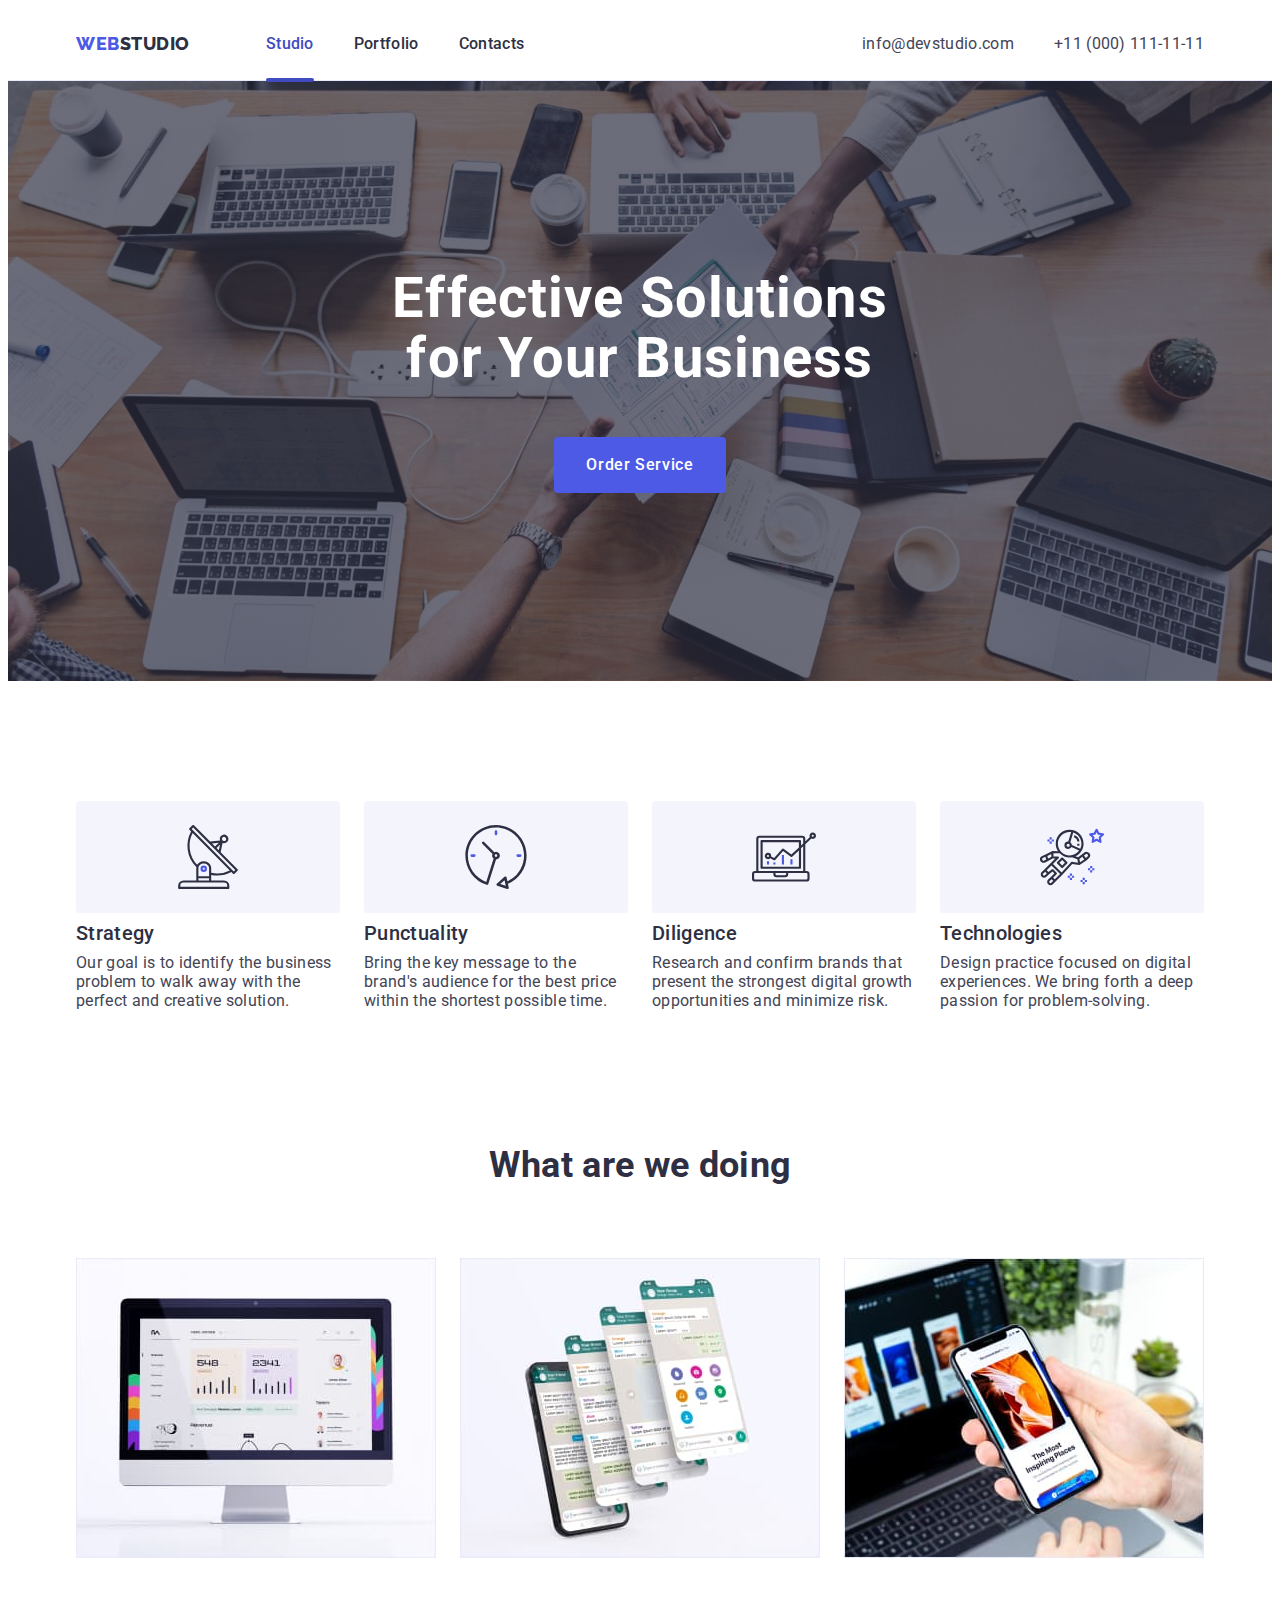
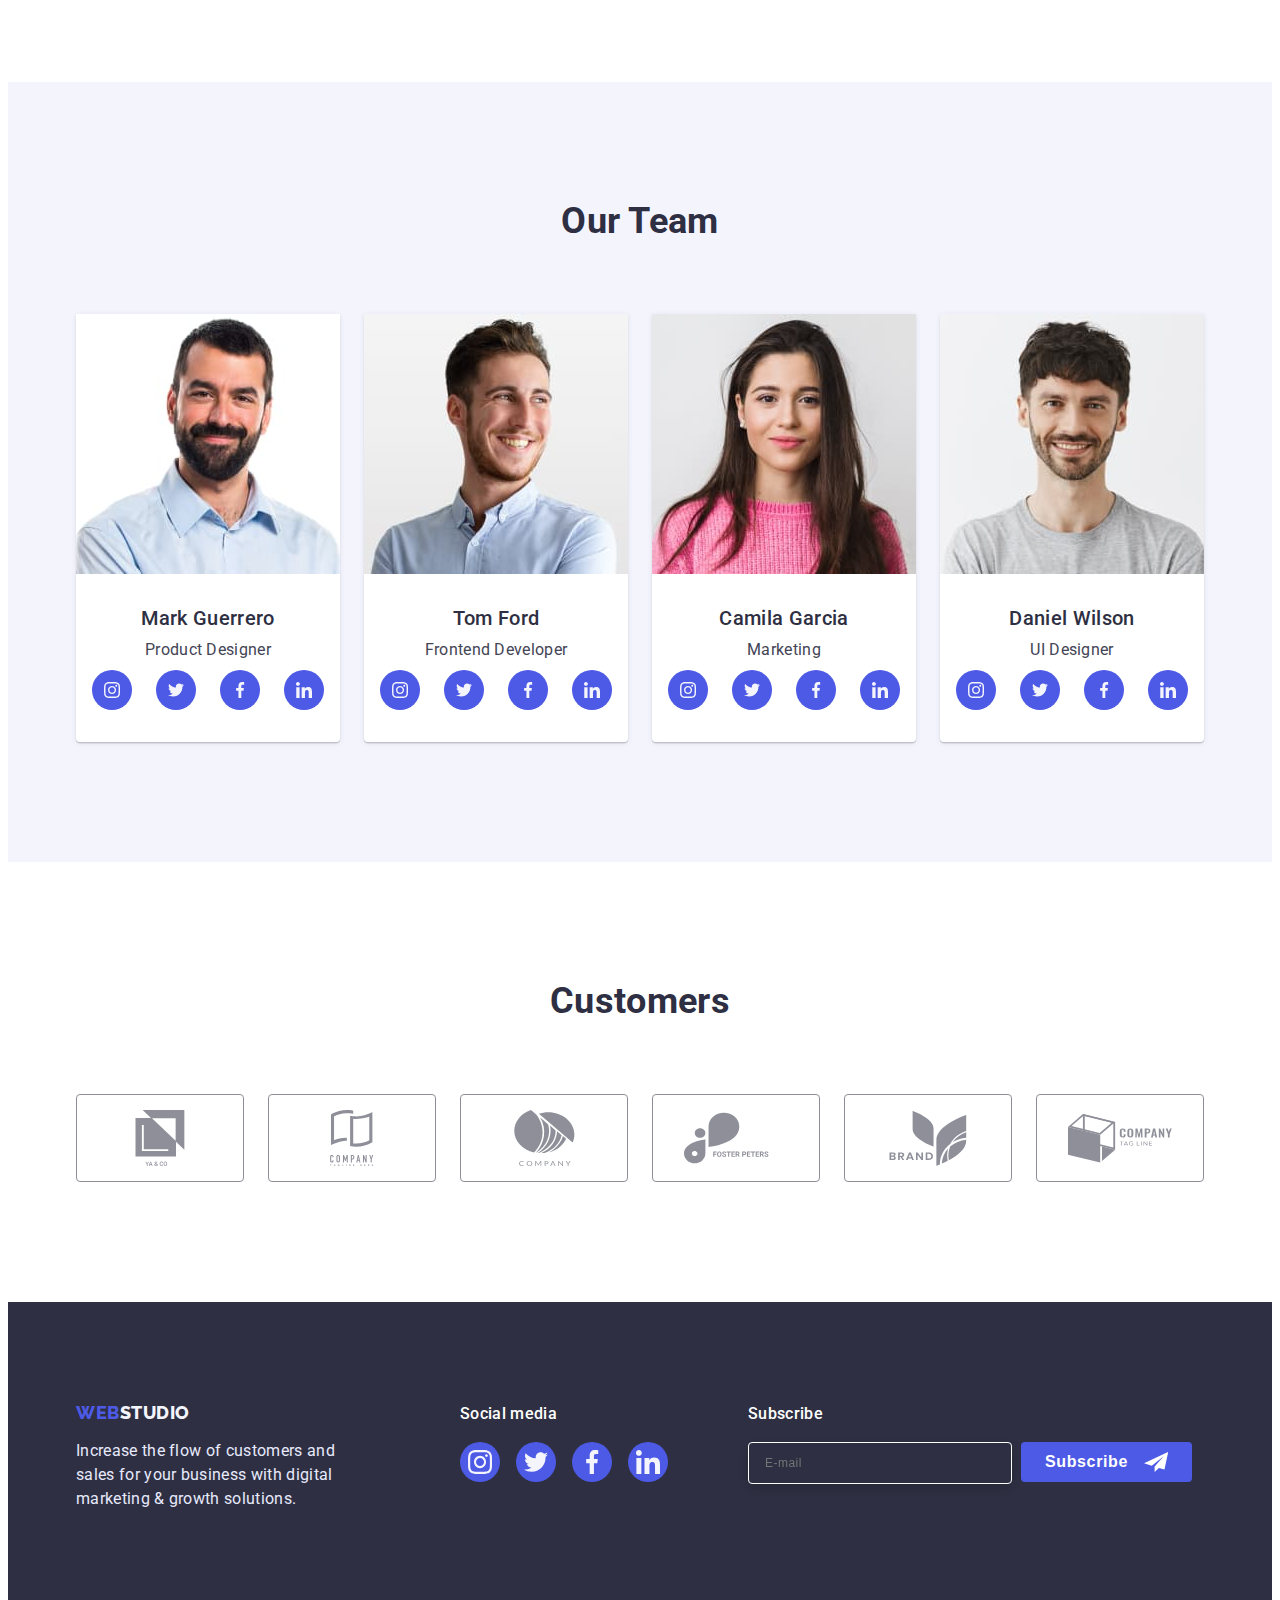
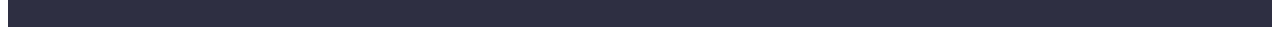
<file: index.html>
<!DOCTYPE html>
<html lang="en">
<head>
    <meta charset="UTF-8">
    <meta http-equiv="X-UA-Compatible" content="IE=edge">
    <meta name="viewport" content="width=device-width, initial-scale=1.0">
    <link href="https://fonts.googleapis.com/css2?family=Raleway:wght@800&family=Roboto:wght@400;500;700;900&display=swap" rel="stylesheet">
    <link rel="stylesheet" href="https://cdnjs.cloudflare.com/ajax/libs/modern-normalize/1.1.0/modern-normalize.min.css" integrity="sha512-wpPYUAdjBVSE4KJnH1VR1HeZfpl1ub8YT/NKx4PuQ5NmX2tKuGu6U/JRp5y+Y8XG2tV+wKQpNHVUX03MfMFn9Q==" crossorigin="anonymous" referrerpolicy="no-referrer" />
    <link rel="stylesheet" href="./css/styles.css">
    <link rel="preconnect" href="https://fonts.googleapis.com">
    <link rel="preconnect" href="https://fonts.gstatic.com" crossorigin>
    <title>Studio</title>
</head>

<body>
    <!-- shapka -->
    <header class="header">
        <div class="container header-container">
            <nav class="logo-header-nav">
                <a class="header-logo" href="./index.html">Web<span class="logo-color">Studio</span></a>
                <ul class="header-nav">
                    <li><a class="nav-link line active" href="./index.html">Studio</a></li>
                    <li><a class="nav-link   active" href="./portfolio.html">Portfolio</a></li>
                    <li><a class="nav-link  active" href="">Contacts</a></li>
                </ul>
            </nav>
            <address class="adr-list">
                <ul class="header-address">
                    <li><a class="address-link active" href="mailto:info@devstudio.com">info@devstudio.com</a></li>
                    <li><a class="address-link active" href="tel:+110001111111">+11 (000) 111-11-11</a></li>
                </ul>

                <button class="menu-btn js-open-menu " type="button" >
                    <svg class="menu" aria-label="menu"  >
                        
                        <use class="menu-svg " width="32" height="22" href="./images/icons.svg/symbol-defs-menu.svg#icon-menu"></use>
                    </svg>
    
                    
                    
                </button>

               

            </address>

           
        </div>
        
    </header>
    <main>
    <!-- hero -->
       
        <section class="hero">
            <div class="container hero-container">
                <h1 class="hero-title">Effective Solutions <br> for Your Business</h1>
                    <button class="btn-hero active-btn" type="button" data-modal-open> Order Service</button>
            </div>
            
        </section>
       
        
    
     <!-- специфіка -->
    <section class="specifics">
        
       <div class="container specifics-container">
        <ul class="specifics-list">
            <li class="s-i">
               <h3 class="mini-title">Strategy</h3> 
               <p class="specifics-text">Our goal is to identify the business
                problem to walk away with the perfect and creative solution. </p>
            </li>
            <li class="s-i">
                <h3 class="mini-title">Punctuality</h3>
                <p class="specifics-text">Bring the key message to the brand's audience for the best price within the shortest possible time.</p>
            </li>
            <li class="s-i">
                <h3 class="mini-title">Diligence</h3>
                <p class="specifics-text">Research and confirm brands that present the strongest digital growth opportunities and minimize risk.</p>
            </li>
            <li class="s-i">
                <h3 class="mini-title">Technologies</h3>
                <p class="specifics-text">Design practice focused on digital experiences. We bring forth a deep passion for problem-solving.</p>
            </li>
        </ul>
       </div>
        
    </section>
    <section class="doing">
      <!-- what are we doing -->
      <div class="container doing-container">
        <h2 class="primary-title">What are we doing</h2>
      <ul class="doing-img-list">
        <li><img src="./images/Rectangle71(1).jpg" alt="computer" width="360" ></li>
        <li><img src="./images/phons(1).jpg" alt="phone" width="360" ></li>
        <li><img src="./images/phonecomp(1).jpg" alt="phcomputer" width="360"></li>
      </ul>
      </div>
      
    </section>
    <!-- team -->
    <section class="team">
        <div class="container team-container">
            <h2 class="primary-title-team">Our Team</h2>
        
        <ul class="team-list">
            <li class="items">
                <img src="./images/MarkGuerrero.jpg" alt="Markguerrero" width="264" srcset="./images/MarkGuerrero.jpg 1x, ./images/first-2x-team.jpg 2x" >
                <div class="team-pl">
                    <h3 class="secondary-title">Mark Guerrero</h3>
                <p class="img-dsc-team">Product Designer</p>
                
                 <ul class="social-media">
                    <li class="team-icon">
                        <a class="icon-link link" href="">
                            <svg class="svg-icon">
                                <use href="./images/icons.svg/symbol-defs.svg#icon-instagram" ></use>
                            </svg>
                        </a>
                        
                    </li>
                    <li class="team-icon">
                        <a class="icon-link link" href="">
                            <svg class="svg-icon">
                                <use href="./images/icons.svg/symbol-defs.svg#icon-twitter" ></use>
                            </svg>
                        </a>
                    </li>
                    <li class="team-icon">
                        <a class="icon-link link" href="">
                            <svg   class="svg-icon">
                                <use href="./images/icons.svg/symbol-defs.svg#icon-facebook" ></use>
                            </svg>
                        </a>
                    </li>
                    <li class="team-icon">
                        <a class="icon-link link" href="">
                            <svg  class="svg-icon">
                                <use href="./images/icons.svg/symbol-defs.svg#icon-linkedin" ></use>
                            </svg>
                        </a>
                    </li>
                 </ul>

                </div>
                
            </li>

            <li class="items">
                <img src="./images/TomFord.jpg" alt="Tomford" width="264" srcset="./images/TomFord.jpg 1x, ./images/second-2x-team.jpg 2x" >
                <div class="team-pl">
                    <h3 class="secondary-title">Tom Ford</h3>
                  <p class="img-dsc-team">Frontend Developer</p>

                  <ul class="social-media">
                    <li class="team-icon">
                        <a class="icon-link link" href="">
                            <svg  class="svg-icon">
                                <use href="./images/icons.svg/symbol-defs.svg#icon-instagram" ></use>
                            </svg>
                        </a>
                        
                    </li>
                    <li class="team-icon">
                        <a class="icon-link link" href="">
                            <svg  class="svg-icon">
                                <use href="./images/icons.svg/symbol-defs.svg#icon-twitter" ></use>
                            </svg>
                        </a>
                    </li>
                    <li class="team-icon">
                        <a class="icon-link link" href="">
                            <svg  class="svg-icon">
                                <use href="./images/icons.svg/symbol-defs.svg#icon-facebook" ></use>
                            </svg>
                        </a>
                    </li>
                    <li class="team-icon">
                        <a class="icon-link link" href="">
                            <svg  class="svg-icon">
                                <use href="./images/icons.svg/symbol-defs.svg#icon-linkedin" ></use>
                            </svg>
                        </a>
                    </li>
                 </ul>
                </div>
                
            </li>

            <li class="items">
                <img src="./images/women.jpg" alt="women" width="264"  srcset="./images/women.jpg 1x, ./images/3-2x-team.jpg 2x">
                <div class="team-pl">
                    <h3 class="secondary-title">Camila Garcia</h3>
                    <p class="img-dsc-team">Marketing</p>

                    <ul class="social-media">
                        <li class="team-icon">
                            <a class="icon-link link" href="">
                                <svg   class="svg-icon">
                                    <use href="./images/icons.svg/symbol-defs.svg#icon-instagram" ></use>
                                </svg>
                            </a>
                            
                        </li>
                        <li class="team-icon">
                            <a class="icon-link link" href="">
                                <svg   class="svg-icon">
                                    <use href="./images/icons.svg/symbol-defs.svg#icon-twitter" ></use>
                                </svg>
                            </a>
                        </li>
                        <li class="team-icon">
                            <a class="icon-link link" href="">
                                <svg   class="svg-icon">
                                    <use href="./images/icons.svg/symbol-defs.svg#icon-facebook" ></use>
                                </svg>
                            </a>
                        </li>
                        <li class="team-icon">
                            <a class="icon-link link" href="">
                                <svg   class="svg-icon">
                                    <use href="./images/icons.svg/symbol-defs.svg#icon-linkedin" ></use>
                                </svg>
                            </a>
                        </li>
                     </ul>
                </div>
               
            </li>

            <li class="items">
                <img src="./images/last.jpg" alt="man" width="264" srcset="./images/last.jpg 1x, ./images/4-2x-team.jpg 2x">
                <div class="team-pl">
                    <h3 class="secondary-title">Daniel Wilson</h3>
                <p class="img-dsc-team">UI Designer</p>

                <ul class="social-media">
                    <li class="team-icon">
                        <a class="icon-link link" href="">
                            <svg   class="svg-icon">
                                <use href="./images/icons.svg/symbol-defs.svg#icon-instagram" ></use>
                            </svg>
                        </a>
                        
                    </li>
                    <li class="team-icon">
                        <a class="icon-link link" href="">
                            <svg   class="svg-icon">
                                <use href="./images/icons.svg/symbol-defs.svg#icon-twitter" ></use>
                            </svg>
                        </a>
                    </li>
                    <li class="team-icon">
                        <a class="icon-link link" href="">
                            <svg   class="svg-icon">
                                <use href="./images/icons.svg/symbol-defs.svg#icon-facebook" ></use>
                            </svg>
                        </a>
                    </li>
                    <li class="team-icon">
                        <a class="icon-link link" href="">
                            <svg   class="svg-icon">
                                <use href="./images/icons.svg/symbol-defs.svg#icon-linkedin" ></use>
                            </svg>
                        </a>
                    </li>
                 </ul>
                </div>
                
            </li>
        </ul>
        </div>
        
                
    </section>

   <!-- Customers -->
   <section class="customers">
    
    <div class="container customers-container">
        <h2 class="primary-title">Customers</h2>
        <ul class="customers-list">
            <li class="customers-icon">
                <a class="customers-link" href="">
                    <svg  class="customers-icon-svg">
                        <use href="./images/icons.svg/symbol-defs-customers.svg#icon-group-1"></use>
                    </svg>
                </a>
            </li>
            <li class="customers-icon">
                <a class="customers-link" href="">
                    <svg class="customers-icon-svg">
                        <use href="./images/icons.svg/symbol-defs-customers.svg#icon-group-2"></use>
                    </svg>
                </a>
            </li>
            <li class="customers-icon">
                <a class="customers-link" href="">
                    <svg class="customers-icon-svg">
                        <use href="./images/icons.svg/symbol-defs-customers.svg#icon-group-3"></use>
                    </svg>
                </a>
            </li>
            <li class="customers-icon">
                <a class="customers-link" href="">
                    <svg class="customers-icon-svg">
                        <use href="./images/icons.svg/symbol-defs-customers.svg#icon-group-4"></use>
                    </svg>
                </a>
            </li>
            <li class="customers-icon">
                <a class="customers-link" href="">
                    <svg class="customers-icon-svg">
                        <use href="./images/icons.svg/symbol-defs-customers.svg#icon-group-5"></use>
                    </svg>
                </a>
            </li>
            <li class="customers-icon">
                <a class="customers-link" href="">
                    <svg class="customers-icon-svg">
                        <use href="./images/icons.svg/symbol-defs-customers.svg#icon-group-6"></use>
                    </svg>
                </a>
            </li>
        </ul>
    </div>
    
   </section>

</main>
  <!-- footer -->
  <footer class="basement">
    <div class="container basement-container">
          <div class="footer-content">
            <div class="liniar">
                <div class="inside">
                    <a class="basement-logo" href="./index.html">Web<span class="basement-second-logo">Studio</span></a>
                    <p class="basement-text">Increase the flow of customers and sales for your business with digital marketing & growth solutions.</p>
                </div>
        
                <div class="s-m">
                    <p class="basement-title">Social media</p>
                    <ul class="basement-icons">
                        <li>
                            <a class="basement-link" href="">
                                <svg class="basement-svg">
                                    <use href="./images/icons.svg/symbol-defs.svg#icon-instagram"></use>
                                </svg>
                            </a>
                            
                        </li>
                        <li>
                            <a class="basement-link" href="">
                                <svg class="basement-svg">
                                    <use href="./images/icons.svg/symbol-defs.svg#icon-twitter"></use>
                                </svg>
                            </a>
                            
                        </li>
                        <li>
                            <a href="" class="basement-link">
                                <svg class="basement-svg">
                                    <use href="./images/icons.svg/symbol-defs.svg#icon-facebook"></use>
                                </svg>
                            </a>
                            
                        </li>
                        <li>
                            <a href="" class="basement-link">
                                <svg class="basement-svg">
                                    <use href="./images/icons.svg/symbol-defs.svg#icon-linkedin"></use>
                                </svg>
                            </a>
                            
                        </li>
                    </ul>
                </div>
            </div>
           
             
            <div class="basement-form">
                <p class="sb">Subscribe</p>
                <form class="bs-form">
                      <label class="form-icon-bs" for="email">
                      <input class="bs-f" type="email" id="email" name="email" placeholder="E-mail">
                    </label>
    
                      <button class="btn-form-bs" type="submit">
                        <b class="submit">Subscribe</b>
                      <svg class="btn-svg-bs"> 
                         <use href="./images/icons.svg/symbol-defs-send.svg#icon-send"></use>
                     </svg>
                    </button>
                </form>
                     
            </div>
        
          </div>
            
       
            
        
    </div>
    
  </footer>

  <!-- модальное окно -->
  <div class="menu-container-modal js-menu-container is-open">
    <ul class="header-nav-modal">
        <li><a class="nav-link-modal line active" href="./index.html">Studio</a></li>
        <li><a class="nav-link-modal   active" href="./portfolio.html">Portfolio</a></li>
        <li><a class="nav-link-modal blue  active" href="">Contacts</a></li>
    </ul>

    <ul class="header-address-menu">
        <li><a class="address-link-number active" href="tel:+110001111111">+11 (000) 111-11-11</a></li>
        <li><a class="address-link-mail active" href="mailto:info@devstudio.com">info@devstudio.com</a></li>
   </ul>

     
        <ul class="icon-menu">
            <li class="team-icon">
                <a class="icon-link link" href="">
                    <svg   class="svg-icon-menu">
                        <use href="./images/icons.svg/symbol-defs.svg#icon-instagram" ></use>
                    </svg>
                </a>
                
            </li>
            <li class="team-icon">
                <a class="icon-link link" href="">
                    <svg   class="svg-icon-menu">
                        <use href="./images/icons.svg/symbol-defs.svg#icon-twitter" ></use>
                    </svg>
                </a>
            </li>
            <li class="team-icon">
                <a class="icon-link link" href="">
                    <svg   class="svg-icon-menu">
                        <use href="./images/icons.svg/symbol-defs.svg#icon-facebook" ></use>
                    </svg>
                </a>
            </li>
            <li class="team-icon">
                <a class="icon-link link" href="">
                    <svg   class="svg-icon-menu">
                        <use href="./images/icons.svg/symbol-defs.svg#icon-linkedin" ></use>
                    </svg>
                </a>
            </li>
            
        </ul>
    

    <button type="button" class="cl-menu js-close-menu">
        <svg class="menu-close-svg">
            <use href="./images/icons.svg/symbol-defs-menu.svg#icon-close"></use>
        </svg>
    </button>
   </div>
   












  <div class="backdrop is-hidden" data-modal>
    <div class="window" >
          <h2 class="title-form">Leave your contacts and we will call you back</h2>
        <form class="form">

              <div class="form-comp">
                <label class="form-icon" for="name" >Name</label>

                <div class="thumb-icon">
                    <input class="input-icon" type="text" name="name" id="name">
                <svg class="icon-svg">
                    <use href="./images/icons.svg/symbol-defs-form.svg#icon-user"></use>
                </svg>
                </div>
                
               </div>
            
            
              <div class="form-comp">
                <label for="tel" >Phone</label>

                <div class="thumb-icon">
                    <input class="input-icon" type="tel" name="tel" id="tel">
                    <svg class="icon-svg">
                        <use href="./images/icons.svg/symbol-defs-form.svg#icon-phone"></use>
                    </svg>
                </div>
            
              </div>
            
              <div class="form-comp">
                <label for="e-mail" >Email</label>
                
                <div class="thumb-icon">
                    <input class="input-icon" type="email" name="email" id="e-mail">
                     <svg class="icon-svg">
                        <use href="./images/icons.svg/symbol-defs-form.svg#icon-email"></use>
                     </svg>
                </div>
            
              </div>
            
               <div class="groups" role="group">
                <label for="feedback">Comment</label>
                <textarea class="tx-area" name="feedback" rows="5" id="feedback" placeholder="Text input"></textarea>
   
               </div>
           
               <div class="accept" role="group">

                <input class="checkbox" type="checkbox" name="checkbox"  id="checkbox">
                <label class="text-acp" for="checkbox">
                    
                    I accept the terms and conditions of the 
                    <a class="pp" href="">Privacy Policy</a> </label>
                 
               </div>
            
             <button class="btn-form" type="submit">Send</button>
        </form>

        <button type="button" class="close-btn" data-modal-close>
            <svg class="svg-btn">
                <use href="./images/icons.svg/symbol-defs-close.svg#icon-close"></use>
            </svg>
        </button>
    </div>
 </div>
 <script src="./js/modal.js"></script>
 <script src="./js/mobile-menu.js"></script>
</body>
</html>
</file>
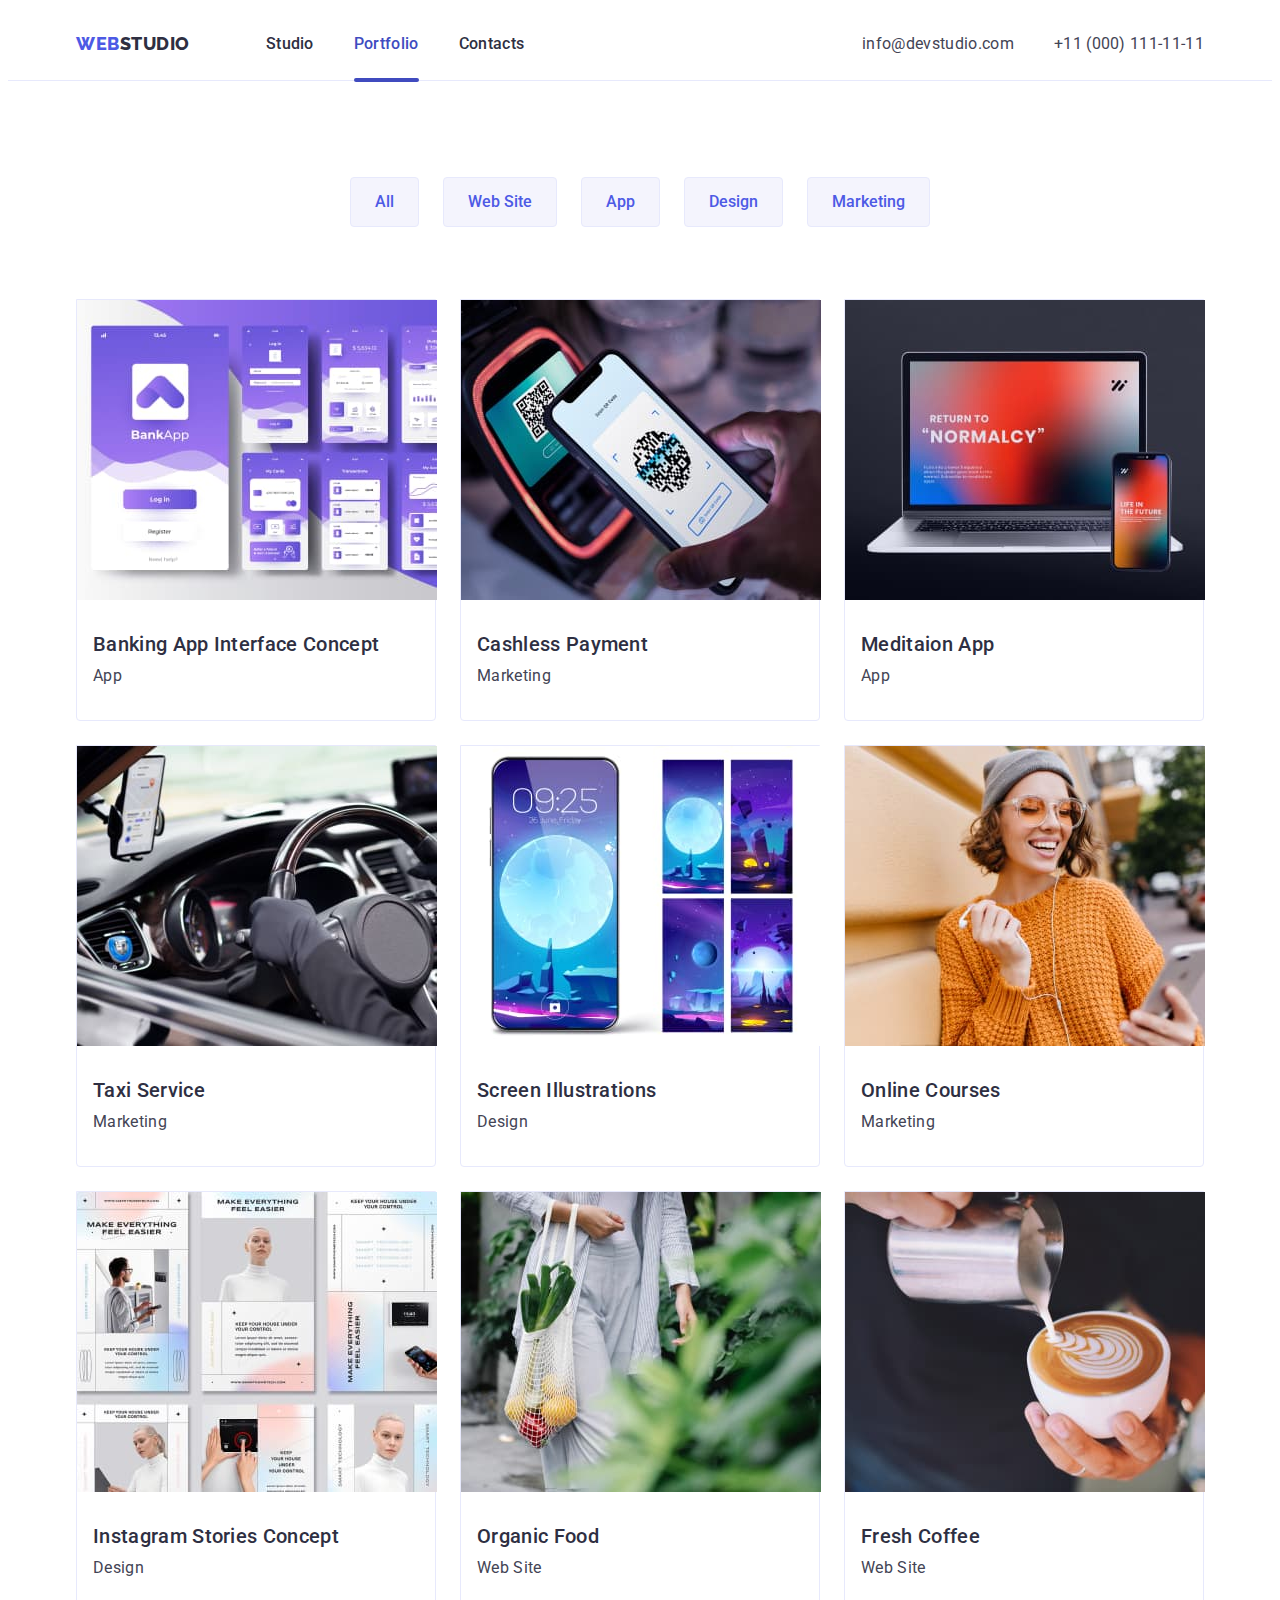
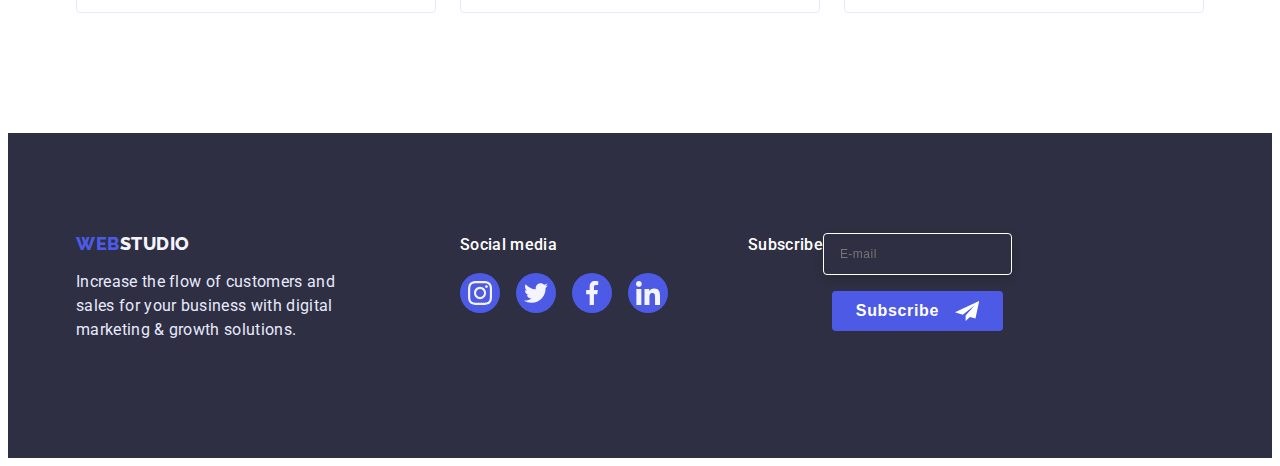
<file: portfolio.html>
<!DOCTYPE html>
<html lang="en">
<head>
    <meta charset="UTF-8">
    <meta http-equiv="X-UA-Compatible" content="IE=edge">
    <meta name="viewport" content="width=device-width, initial-scale=1.0">
    <link href="https://fonts.googleapis.com/css2?family=Raleway:wght@800&family=Roboto:wght@400;500;700;900&display=swap" rel="stylesheet">
    <link rel="stylesheet" href="https://cdnjs.cloudflare.com/ajax/libs/modern-normalize/1.1.0/modern-normalize.min.css" integrity="sha512-wpPYUAdjBVSE4KJnH1VR1HeZfpl1ub8YT/NKx4PuQ5NmX2tKuGu6U/JRp5y+Y8XG2tV+wKQpNHVUX03MfMFn9Q==" crossorigin="anonymous" referrerpolicy="no-referrer" />
    <link rel="stylesheet" href="./css/styles.css">
    <link rel="preconnect" href="https://fonts.googleapis.com">
    <link rel="preconnect" href="https://fonts.gstatic.com" crossorigin>
    
    <title>Portfolio</title>
</head>
<body>
    <!-- header -->
    <header class="header">
        <div class="container header-container">
            <nav class="logo-header-nav">
                <a class="header-logo" href="./index.html">Web<span class="logo-color">Studio</span></a>
                <ul class="header-nav">
                    <li><a class="nav-link active" href="./index.html">Studio</a></li>
                    <li><a class="nav-link line active" href="./portfolio.html">Portfolio</a></li>
                    <li><a class="nav-link active" href="">Contacts</a></li>
                </ul>
            </nav>
            <address class="adr-list">
                <ul class="header-address">
                    <li><a class="address-link active" href="mailto:info@devstudio.com">info@devstudio.com</a></li>
                    <li><a class="address-link active" href="tel:+110001111111">+11 (000) 111-11-11</a></li>
                </ul>
            </address>
        </div>
        
    </header>
    <!-- main -->
    <main class="all">
        <section class="buttons-for-nav">
            <div class="container">
                 <!-- навигация -->
            <ul class="lists">
                <li><button class="second-nav active-btn" type="button">All</button></li>
                <li><button class="second-nav active-btn" type="button">Web Site</button></li>
                <li><button class="second-nav active-btn" type="button">App</button></li>
                <li><button class="second-nav active-btn" type="button">Design</button></li>
                <li><button class="second-nav active-btn" type="button">Marketing</button></li>
               </ul>
                 

               <!-- услуги -->
               <ul class="services-list">
   
                <li class="items-services">
                    <a class="th"  href="">
                        <div class="thumb">
                            <img src="./images/img1.jpg" alt="App">
                            <p class="dsc">14 Stylish and User-Friendly App Design Concepts · Task Manager App · Calorie Tracker App · Exotic Fruit Ecommerce App · Cloud Storage App</p>

                        </div>
                   

                   <div class="cards-dcs">
                    <h3 class="secondary-title-cards">Banking App Interface Concept</h3>
                    <p class="img-dsc">App</p>
                   </div>
                </a>
            
            </li>
   
                <li class="items-services">
                    <a class="th" href="">

                    <div class="thumb">
                   <img src="./images/img2.jpg" alt="phone">
                   <p class="dsc">14 Stylish and User-Friendly App Design Concepts · Task Manager App · Calorie Tracker App · Exotic Fruit Ecommerce App · Cloud Storage App</p>
                    </div>

                   <div class="cards-dcs">
                    <h3 class="secondary-title-cards">Cashless Payment</h3>
                   <p class="img-dsc">Marketing</p>
                   </div>
                </a>
            
            </li>
   
                <li class="items-services">
                    <a class="th" href="">

                    <div class="thumb">
                   <img src="./images/img3.jpg" alt="computer">
                    <p class="dsc">14 Stylish and User-Friendly App Design Concepts · Task Manager App · Calorie Tracker App · Exotic Fruit Ecommerce App · Cloud Storage App</p>
                    </div>

                   <div class="cards-dcs">
                    <h3 class="secondary-title-cards">Meditaion App</h3>
                    <p class="img-dsc">App</p>
                   </div>
                </a>
            
            </li>
   
                <li class="items-services">
                    <a class="th" href="">

                    <div class="thumb">
                   <img src="./images/img4.jpg" alt="car">
                <p class="dsc">14 Stylish and User-Friendly App Design Concepts · Task Manager App · Calorie Tracker App · Exotic Fruit Ecommerce App · Cloud Storage App</p>
                     </div>

                   <div class="cards-dcs">
                    <h3 class="secondary-title-cards">Taxi Service</h3>
                    <p class="img-dsc">Marketing</p>
                   </div>
                </a>
            </li>
   
                <li class="items-services">
                    <a class="th" href="">

                    <div class="thumb">
                      <img src="./images/img5.jpg" alt="Illustrations">
                      <p class="dsc">14 Stylish and User-Friendly App Design Concepts · Task Manager App · Calorie Tracker App · Exotic Fruit Ecommerce App · Cloud Storage App</p>
                    </div>

                   <div class="cards-dcs">
                    <h3 class="secondary-title-cards">Screen Illustrations</h3>
                   <p class="img-dsc">Design</p>
                   </div>
                </a>
            </li>
   
                <li class="items-services">
                    <a class="th" href="">

                    <div class="thumb">
                      <img src="./images/img6.jpg" alt="women">
                      <p class="dsc">14 Stylish and User-Friendly App Design Concepts · Task Manager App · Calorie Tracker App · Exotic Fruit Ecommerce App · Cloud Storage App</p>
                    </div>

                   <div class="cards-dcs">
                    <h3 class="secondary-title-cards">Online Courses</h3>
                    <p class="img-dsc">Marketing</p>
                   </div>
                </a>
                </li>
   
                <li class="items-services">
                    <a class="th" href="">

                    <div class="thumb">
                      <img src="./images/img7.jpg" alt="instagram">
                      <p class="dsc">14 Stylish and User-Friendly App Design Concepts · Task Manager App · Calorie Tracker App · Exotic Fruit Ecommerce App · Cloud Storage App</p>
                    </div>

                   <div class="cards-dcs">
                    <h3 class="secondary-title-cards">Instagram Stories Concept</h3>
                   <p class="img-dsc">Design</p>
                   </div>
                </a>
                </li>
   
                <li class="items-services">
                    <a class="th" href="">

                    <div class="thumb">
                      <img src="./images/img8.jpg" alt="food">
                      <p class="dsc">14 Stylish and User-Friendly App Design Concepts · Task Manager App · Calorie Tracker App · Exotic Fruit Ecommerce App · Cloud Storage App</p>
                    </div>

                   <div class="cards-dcs">
                    <h3 class="secondary-title-cards">Organic Food</h3>
                    <p class="img-dsc">Web Site</p>
                   </div>
                    </a>
                 </li>
   
                <li class="items-services">
                    <a class="th" href="">

                    <div class="thumb">
                      <img src="./images/img9.jpg" alt="cofee">
                      <p class="dsc">14 Stylish and User-Friendly App Design Concepts · Task Manager App · Calorie Tracker App · Exotic Fruit Ecommerce App · Cloud Storage App</p>
                    </div>

                   <div class="cards-dcs">
                    <h3 class="secondary-title-cards">Fresh Coffee</h3>
                    <p class="img-dsc">Web Site</p>
                   </div>
                   </a>
                 </li>
   
               </ul>
            </div>
           
           

        </section>
    </main>
    <!-- footer -->
    <footer class="basement">
        <div class="container basement-container">
            <div class="inside">
                <a class="basement-logo" href="./index.html">Web<span class="basement-second-logo">Studio</span></a>
                <p class="basement-text">Increase the flow of customers and sales for your business with digital marketing & growth solutions.</p>
            </div>
    
            <div class="s-m">
                <p class="basement-title">Social media</p>
                <ul class="basement-icons">
                    <li>
                        <a class="basement-link" href="">
                            <svg class="basement-svg">
                                <use href="./images/icons.svg/symbol-defs.svg#icon-instagram"></use>
                            </svg>
                        </a>
                        
                    </li>
                    <li>
                        <a class="basement-link" href="">
                            <svg class="basement-svg">
                                <use href="./images/icons.svg/symbol-defs.svg#icon-twitter"></use>
                            </svg>
                        </a>
                        
                    </li>
                    <li>
                        <a href="" class="basement-link">
                            <svg class="basement-svg">
                                <use href="./images/icons.svg/symbol-defs.svg#icon-facebook"></use>
                            </svg>
                        </a>
                        
                    </li>
                    <li>
                        <a href="" class="basement-link">
                            <svg class="basement-svg">
                                <use href="./images/icons.svg/symbol-defs.svg#icon-linkedin"></use>
                            </svg>
                        </a>
                        
                    </li>
                </ul>
            </div>
             
            <div class="basement-form">
                <form class="bs-form">
                    <p class="sb">Subscribe</p>
                    <div class="form-b">
                      <label class="form-icon-bs" for="email"></label>
                      <input class="bs-f" type="email" id="email" name="email" placeholder="E-mail">
    
                      <button class="btn-form-bs" type="submit">
                        <b class="submit">Subscribe</b>
                      <svg class="btn-svg-bs"> 
                         <use href="./images/icons.svg/symbol-defs-send.svg#icon-send"></use>
                     </svg>
                    </button>
                      
                    </div>
                     
                    
               
                </form>
                     
            </div>
                
            
        </div>
        
      </footer>

    
</body>
</html>
</file>
<file: css/styles.css>
/* accent-color #4D5AE5 */
/* hero-title-buttons #ffffff */
/* brand-color #2E2F42 */
/* primary-titles-color #2E2F42  */
/* hover-color #404BBF */
/* body-text-color #434455 */
/* cards-color #F4F4FD */
/* cloud #F4F4FD */
/* buttons-2page #E7E9FC */

*,
*::before,
*::after {
  box-sizing: border-box;
}

:root{
    --accent-color: #4D5AE5;
    --accent-logo-color: #4D5AE5;
    --hero-title-buttons: #ffffff;
    --brand-color: #2E2F42;
    --primary-titles-color: #2E2F42;
    --mini-titles-color: #2E2F42;
    --secondary-titles-color:#2E2F42;
    --hover-color: #404BBF;
    --background:#ffffff;
    --cards-color:#F4F4FD;
    --cloud:#F4F4FD;
    --buttons-2page: #E7E9FC;
    --primary-text-color:#434455;
    --grey-color:#8E8F99;
    --green-color: #31D0AA;
    --slate-color: #434455;
    --timing-cubic: 250ms cubic-bezier(0.4, 0, 0.2, 1);
    --card-set-gap:24px;
}

/* списки-точки */
ul{
    list-style: none;
}

a{
    text-decoration: none;
}

ul,
ol {
    margin-top: 0;
    margin-bottom: 0;
    padding-left: 0;
}

button{
    cursor: pointer;
}


/* body */
body{

font-family: 'Roboto',  sans-serif;
color:var(--primary-text-color) ;
background-color: var(--background);
font-style: normal;
letter-spacing: 0.02em;

}

/* MAIN STYLES FOR HEADER*/

.container{
    width: 100%;
    margin: 0 auto;
    padding-left: 16px;
    padding-right: 16px;
}

.header-container {
    display: flex;
    align-items: center;
    justify-content: space-between;
   
}

.logo-color{
    color: var(--brand-color);
}

.logo-header-nav{
    display: flex;
    padding-top: 24px;
    padding-bottom: 24px;
}

.header-logo{
    font-family: "Raleway", sans-serif;
    color: var(--accent-color);
    font-weight: 800;
    font-size: 18px;
    line-height: 1.17;
    text-transform: uppercase;
    letter-spacing: 0.03em;
}

/* phone */
@media screen and (max-width:480px) {
    .header-nav{
        display: none;
    }
    
      .header-address{
        display: none;
     }
  }

  @media screen and (min-width:480px) {
    .container{
    width: 428px;
    }
     
    .header-container{
        width: 428px;
    }

    .header-nav{
        display: none;
    }
    
      .header-address{
        display: none;
     }
}

  @media screen and (max-width:767px) {
    /* burger */

    .menu-btn{
        cursor: pointer;
         border: none;
         background-color: transparent;
     }

    .menu{
        width: 32px;
        height: 22px;
    }

    .header-nav-modal{ 
       
    }
    
    .header-nav-modal li:not(:last-child){
        margin-bottom: 40px;
    }

    .menu-container-modal{
        position: absolute;
        display: flex;
        flex-wrap: wrap;
        align-content: space-between;
        padding-left: 40px;
        padding-top: 80px;
        padding-bottom: 40px;
        z-index: 100;
        top:0;
        left: 0; 
        width: 100%;
        height: 100vh;  
        opacity: 0;
        visibility: hidden;
        pointer-events: none;
        background-color: var(--background);
        filter: drop-shadow(0px 1px 3px rgba(0, 0, 0, 0.12)) drop-shadow(0px 1px 2px rgba(0, 0, 0, 0.2)) drop-shadow(0px 1px 1px rgba(0, 0, 0, 0.14));
        transition: opacity var(--timing-cubic); 
       
    }

    
    
    .menu-container-modal.is-open{
        opacity: 1;
        visibility: visible;
        pointer-events: all;
        
    }
    
    .menu-container-modal .header-nav, .menu-container-modal .header-address-menu{
        display: block;
        top: 0;
        left: 0;
       font-size: 10px;
    }
    
    .nav-link-modal {
        position: relative;
        font-family: 'Roboto';
        font-style: normal;
        font-weight: 700;
        font-size: 36px;
        line-height: 1.11;
           
        letter-spacing: 0.02em;
        text-transform: capitalize;
           
      color: var(--brand-color);
      transition: color var(--timing-cubic);
    
    }

    .nav-link-modal.blue{
        color: #404BBF;
    }
    
    .nav-link-modal:hover, .nav-link-modal:focus{
        color: var(--hover-color);
    }
    
    .header-address-menu{
       
    }
    
    .header-address-menu li:not(:last-child){
        margin-bottom: 40px;
    }
    
    .address-link-mail{
         color: var(--primary-text-color);
        font-weight: 400;
        font-size: 16px;
        line-height: 1.5;
        transition: color var(--timing-cubic);
    }
    
    .address-link-mail:hover, .address-link-mail:focus{
        color: var(--hover-color);
    }
    
    .address-link-number{
    font-family: 'Roboto';
    font-style: normal;
    font-weight: 700;
    font-size: 30px;
    line-height: 1.11;
    letter-spacing: 0.02em;
    text-transform: capitalize;
       
    color: var(--accent-color);
    transition: color var(--timing-cubic);
    }
    
    .address-link-number:hover, .address-link-number:focus{
        color: var(--hover-color);
    }
    
    .menu-svg{
        
    }
    
    .icon-menu{
        list-style: none;
        padding-left: 0;
        margin: 0;
        display: flex;
        justify-content: center;
        gap: 56px;
    }
    
    .time-icon{
        width: 40px;
        height: 40px;
    }
    
    .icon-link{
        width: 40px;
        height: 40px;
        border-radius: 50%;
        background-color: var(--accent-color);
        display: flex;
        align-items: center;
        justify-content: center;
        transition: var(--timing-cubic);
    }
    
    .icon-link:hover, .icon-link:focus{
        background-color: var(--hover-color);
    }
    
    .svg-icon-menu{
        height: 24px;
        width: 24px;
    }
    
    .cl-menu{
        display: flex;
        position: absolute;
        top: 24px;
        right: 24px;
        justify-content: center;
        align-items: center;
        padding: 0;
        width: 24px;
        height: 24px;
        border-radius: 50%;
        border: 1px solid rgba(0, 0, 0, 0.1);
        background: var(--background);
    }
    
    .menu-svg{
        stroke: var(--brand-color);
    }
    
    .menu-close-svg{
         width: 8px;
        height: 8px;
        fill: var(--brand-color);
    }

    /* hero */
    .hero {
        margin-top: 0;
        margin-bottom: 0;
        background-color: var(--brand-color); 
        background-image: linear-gradient( rgba(46, 47, 66, 0.7), rgba(46, 47, 66, 0.7) ), url(../images/hero-428-min.jpg);
        background-repeat: no-repeat;
        background-position: center;
        background-size: cover;
        padding-top: 188px;
        padding-bottom: 188px;
        text-align: center;
        
        margin: 0 auto;
        }

     @media screen and (min-device-pixel-ratio: 2), screen and (min-resolution: 192dpi), screen and (min-resolution: 2dppx) {
        .hero{
            background-image: linear-gradient( rgba(46, 47, 66, 0.7), rgba(46, 47, 66, 0.7) ), url(../images/hero-428-@2-min.jpg);
        }
     }
    
     .hero-title {
        color: #ffffff;
        font-style: normal;
        font-weight: 700;
        font-size: 36px;
        line-height: 1.11;
        text-align: center;
        letter-spacing: 0.02em;
        text-transform: capitalize;
        margin: 0 auto;
        margin-bottom: 48px;
        }

        .btn-hero {
            color: var(--background);
            background-color: var(--accent-color);
            font-family: "Roboto", sans-serif;
            font-style: normal;
            font-weight: 500;
            font-size: 16px;
            line-height: 1.5;
            align-items: center;
            letter-spacing: 0.04em;
            cursor: pointer;
            display: block;
            margin: 0 auto;
            padding: 16px 32px;
            border: 0px solid transparent;
            border-radius: 4px;
            
          }
        
          .active-btn{
            transition: var(--timing-cubic);
          }
          
          .active-btn:hover,
          .active-btn:active,
          .active-btn:focus {
            color: var(--background);
            background-color: var(--hover-color);
        }

        /* специфика */
        .specifics {
            padding-top: 96px;
            padding-bottom: 96px;
          }
          
          .mini-title {
            color: var(--mini-titles-color);
            font-weight: 700;
            font-size: 36px;
            line-height: 40px;
            text-align: center;
            letter-spacing: 0.02em;
            margin-bottom: 8px;
            margin-top: 8px;
          }
          
          .specifics-text,
          .text-dsc {
            font-weight: 500;
            font-size: 16px;
            line-height: 24px;
            letter-spacing: 0.02em;
            color: var(--primary-text-color);
          }
          .about-item {
            width: 100%;
            padding-bottom: 72px;
          }

          .s-i:not(:last-child){
            margin-bottom: 72px;
          }


       /* what we're doing */

          .doing{
            display: none;
          }


          /* team */

          .team {
            background-color: var(--cards-color);
            padding-top: 96px;
            padding-bottom: 96px;
          }
         
          
          .primary-title-team {
            font-weight: 700;
            font-size: 36px;
            line-height: 1.11;
            letter-spacing: 0.02em;
            text-transform: capitalize;
            text-align: center;
            color: var(--brand-color);
            margin: 0;
            padding-bottom: 72px;
          }
          .team-list {
            width: 264px;
            margin: auto;
            display: flex;
            flex-wrap: wrap;
            gap: 72px;
          }
          
          .items {
            background-color: var(--background);
            width: 100%;
            box-shadow: 0px 1px 6px rgba(46, 47, 66, 0.08),
              0px 1px 1px rgba(46, 47, 66, 0.16), 0px 2px 1px rgba(46, 47, 66, 0.08);
            border-radius: 0px 0px 4px 4px;
            justify-content: center;
            width: 100%;
          }
          .team-pl {
            padding: 32px 16px;
            text-align: center;
          }
          .secondary-title {
            font-weight: 500;
            font-size: 20px;
            line-height: 1.2;
            text-align: center;
            letter-spacing: 0.02em;
            color: var(--brand-color);
            margin-bottom: 8px;
          }
          .img-dsc-team {
            font-size: 16px;
            line-height: 1.5;
            text-align: center;
            letter-spacing: 0.02em;
          }
          
          .social-media{
            list-style: none;
            padding-left: 0;
            gap: 24px;
            margin: 0;
                display: flex;
                justify-content: center;
    }
        
        .time-icon{
            width: 40px;
            height: 40px;
            
        }
        
        .icon-link{
            width: 40px;
            height: 40px;
            border-radius: 50%;
            background-color: var(--accent-color);
            display: flex;
            align-items: center;
            justify-content: center;
            transition: var(--timing-cubic);
        }
        
        .icon-link:hover, .icon-link:focus{
            
            background-color: var(--hover-color);
        }
        
        .svg-icon{
            height: 16px;
            width: 16px;
            
        }
        
        /* customers */

        @media screen and (max-width:428px) {
            .customers-list{
                display: flex;
               
            }
        }

        .primary-title{
            margin-top: 0;
           margin-bottom: 72px;
          padding-top: 0;
          padding-bottom: 0;
    color: var(--primary-titles-color);
    font-weight: 700;
    font-size: 36px;
    line-height: 1.11;
    text-align: center;
        }
     
        .customers{
            padding-top: 120px;
            padding-bottom: 120px;
        
        }
        
        
        .customers-list{
            display: flex;
            flex-wrap: wrap;
            column-gap: 16px;
            row-gap: calc(var(--card-set-gap) * 3);
            justify-content: center;
        }
        
         .customers-icon-svg{
            display: flex;
            align-items: center;
            width: 104px;
            height: 56px;
            
         }
        
         .customers-link{
            border: 1px solid var(--grey-color);
            border-radius: 4px;
            display: flex;
            justify-content: center;
            align-items: center;
            width: 168px;
            height: 88px;
            fill: var(--grey-color);
            transition: var(--timing-cubic);
        }
        
        .customers-link:hover, .customers-link:focus{
           
            fill: var(--hover-color);
            border: 1px solid var(--hover-color);
        }

  
   /* basement phone */
   .basement {
    background-color: var(--brand-color);
    padding: 100px 0;
  }

  .footer-content {
    display: flex;
    flex-wrap: wrap;
    justify-content: center;
    align-items: center;
    text-align: center;
    gap: 72px;
  }
  .basement-logo {
    font-family: "Raleway", sans-serif;
    font-weight: 800;
    font-size: 18px;
    line-height: 1.17;
    letter-spacing: 0.03em;
    text-transform: uppercase;
    color: var(--accent-color);
  }
  .basement-second-logo {
    color: var(--background);
  }

  .basement-text {
    max-width: 264px;
    font-size: 16px;
    line-height: 1.5;
    letter-spacing: 0.02em;
    color: var(--cloud);
    margin-top: 16px;
    text-align: left;
  }

  .basement-title {
    font-weight: 500;
    font-size: 16px;
    line-height: 1.5;
    letter-spacing: 0.02em;
    color: var(--background);
    margin-bottom: 16px;
  }

  .basement-icons {
    display: flex;
    gap: 16px;
    justify-content: center;
  }

  .basement-link {
    display: flex;
    justify-content: center;
    align-items: center;
    width: 40px;
    height: 40px;
    border-radius: 50%;
    background-color: rgba(255, 255, 255, 0.1);
    transition: background-color var(--timing-cubic);
  }

  
  .basement-link {
    width: 100%;
    height: 100%;
    border-radius: 50%;
    background-color: var(--accent-color);
    color: var(--background);
    display: flex;
    align-items: center;
    justify-content: center;
    transition: background-color var(--timing-cubic);
  }
  .basement-form {
    width: 100%;
  }
  .sb {
    font-weight: 500;
    font-size: 16px;
    line-height: 1.5;
    letter-spacing: 0.02em;
    color: var(--background);
    margin-bottom: 16px;
  }
  .form-icon-bs {
    min-width: 264px;
  }
  .bs-f {
    border: 1px solid var(--background);
    filter: drop-shadow(0px 4px 4px rgba(0, 0, 0, 0.15));
    border-radius: 4px;
    width: 100%;
    font-size: 12px;
    line-height: 2;
    display: block;
    align-items: center;
    letter-spacing: 0.04em;
    color: var(--background);
    padding: 8px 16px;
    background-color: var(--brand-color);
    margin-bottom: 16px;
  }
  .btn-form-bs {
    background-color: var(--accent-logo-color);
    border-radius: 4px;
    font-weight: 500;
    font-size: 16px;
    line-height: 1.5;
    display: flex;
    text-align: center;
    letter-spacing: 0.04em;
    color: var(--background);
    border: 0px solid transparent;
    min-width: 165px;
    justify-content: center;
    align-items: center;
    padding: 8px 24px;
    gap: 16px;
    margin: auto;
    transition: background-color var(--timing-cubic);
  }

  .s-m{
    display: block;
    padding-top: 72px;
    justify-content: center;
  }
  
  .sb{
    font-style: normal;
  font-weight: 500;
  font-size: 16px;
  line-height: 1.5;
  letter-spacing: 0.02em;
  color: var(--background);
  }
  
  .basement-link{
    display: flex;
    justify-content: center;
    align-items: center;
    width: 40px;
    height: 40px;
    border-radius: 50%;
    background-color: var(--accent-color);
    transition: var(--timing-cubic);
  }
  
  .basement-link:hover, .basement-link:focus{
    
    background-color: var(--green-color);
  }
  
  .basement-svg{
    height: 24px;
    width: 24px;
  }
  
  
  
  .btn-form-bs{
    display: flex;
    padding: 8px 24px;
    border-radius: 4px;
    border: 0;
    cursor: pointer;
    margin: 0 auto;
    background: var(--accent-color);
    transition: background-color var(--timing-cubic);
   }
  
   .btn-form-bs:hover, .btn-form-bs:focus{
    background-color: var(--hover-color);
   }
  
   .submit{
    font-family: "Roboto";
    font-style: normal;
    font-weight: 500;
    font-size: 16px;
    line-height: 1.5;
    letter-spacing: 0.04em;
    color: var(--background);
    
    padding: 0;
    border: none;
   }
  
   .btn-svg-bs{
    height: 24px;
    width: 24px;
    fill: var(--background);
   }

  }

 /* ///////////////////////////phone */
/* TABLET */
@media screen and (min-width:768px) and (max-width:1157px) {
    .container{
    width:768px ;
    }
  
    .menu-btn{
        display: none;
    }

    .header-nav{
        margin: 0 auto;
        display: flex;
        gap: 40px;
        padding-left: 120px;
        
    }
        .nav-link.line::after{
        position: absolute;
        content: "";
        left:0;
        top: 44px;
        display: block;
        width: 100%;
        height: 4px;
        
        background-color: var(--hover-color);
        border-radius: 2px;
        }
    
        .nav-link.line{
            color: var(--hover-color);
        }
    
    
    
    .nav-link {
        position: relative;
         color: var(--brand-color);
      font-weight: 500;
      font-size: 16px;
      line-height: 1.5;
      letter-spacing: 0.02em;
      transition: color var(--timing-cubic);
    
    }
    
    .nav-link::after{
        content:'';
        width: 64px;
        height: 4px;
        background-color: var(--accent-color);
    }

    address {
        font-style: normal;
      }
    
    .header-address{
        display: block;
        margin: 0 auto;
     }

     .header-address li:not(:last-child){
        margin-bottom: 12px;
     }
    
    .address-link{
        color: var(--primary-text-color);
        font-weight: 400;
        font-size: 12px;
        line-height: 1.17;
        letter-spacing: 0.04em;
    }
    
    .adr-list{
        margin-left: auto;
        font-style: normal;
    }
    
    .active{
        transition: var(--timing-cubic);
    }
    
    .active:hover, .active:focus{
        color: var(--hover-color);
    }
    
    /* hero */
    .hero {
        margin-top: 0;
        margin-bottom: 0;
        background-color: var(--brand-color); 
        background-image: linear-gradient( rgba(46, 47, 66, 0.7), rgba(46, 47, 66, 0.7) ), url(../images/hero-428-min.jpg);
        background-repeat: no-repeat;
        background-position: center;
        background-size: cover;
        padding-top: 112px;
        padding-bottom: 112px;
        text-align: center;
        
        margin: 0 auto;
        }

     @media screen and (min-device-pixel-ratio: 2), screen and (min-resolution: 192dpi), screen and (min-resolution: 2dppx) {
        .hero{
            background-image: linear-gradient( rgba(46, 47, 66, 0.7), rgba(46, 47, 66, 0.7) ), url(../images/hero-428-@2-min.jpg);
        }
     }
    
     .hero-title {
        color: #ffffff;
        font-style: normal;
        font-weight: 700;
        font-size: 56px;
        line-height: 1.07;
        text-align: center;
        letter-spacing: 0.02em;
        text-transform: capitalize;
        margin: 0 auto;
        margin-bottom: 48px;
        }

        .btn-hero {
            color: var(--background);
            background-color: var(--accent-color);
            font-family: "Roboto", sans-serif;
            font-style: normal;
            font-weight: 500;
            font-size: 16px;
            line-height: 1.5;
            align-items: center;
            letter-spacing: 0.04em;
            cursor: pointer;
            display: block;
            margin: 0 auto;
            padding: 16px 32px;
            border: 0px solid transparent;
            border-radius: 4px;
            
          }
        
          .active-btn{
            transition: var(--timing-cubic);
          }
          
          .active-btn:hover,
          .active-btn:active,
          .active-btn:focus {
            color: var(--background);
            background-color: var(--hover-color);
        }

    /* specifics */
    .specifics {
        padding-top: 96px;
        padding-bottom: 96px;
      }

    .specifics-list{
        column-gap: var(--card-set-gap);
        row-gap: calc(var(--card-set-gap) * 3);
        display: flex;
        flex-wrap: wrap;
      }

      .s-i{
        width: calc((100% - var(--card-set-gap)) / 2);
      }
      
      .mini-title {
        color: var(--mini-titles-color);
        font-weight: 700;
        font-size: 36px;
        line-height: 40px;
        text-align: center;
        letter-spacing: 0.02em;
        margin-bottom: 8px;
        margin-top: 8px;
      }
      
      .specifics-text,
      .text-dsc {
        font-weight: 500;
        font-size: 16px;
        line-height: 24px;
        letter-spacing: 0.02em;
        color: var(--primary-text-color);
      }
      .about-item {
        width: 100%;
        padding-bottom: 72px;
      }

      .s-i:not(:last-child){
        margin-bottom: 72px;
      }

      /* what we're doing */
      .doing{
        display: none;
      }

      /* team */
      .team {
        background-color: var(--cards-color);
        padding-top: 96px;
        padding-bottom: 96px;
      }
     
      
      .primary-title-team {
        font-weight: 700;
        font-size: 36px;
        line-height: 1.11;
        letter-spacing: 0.02em;
        text-transform: capitalize;
        text-align: center;
        color: var(--brand-color);
      }
      .team-list {
        /* width: 264px; */
        display: flex;
        flex-wrap: wrap;
        margin-top: 72px;
        column-gap: var(--card-set-gap);
        row-gap: calc(var(--card-set-gap) * 3);
        align-items: center;
        justify-content: center;
      }
      
      .items {
        background-color: var(--background);
        box-shadow: 0px 1px 6px rgba(46, 47, 66, 0.08),
          0px 1px 1px rgba(46, 47, 66, 0.16), 0px 2px 1px rgba(46, 47, 66, 0.08);
        border-radius: 0px 0px 4px 4px;
        justify-content: center;
       
      }
      .team-pl {
        padding: 32px 16px;
        text-align: center;
        width: 264px;
      }
      .secondary-title {
        font-weight: 500;
    font-size: 20px;
    line-height: 1.2;
    text-align: center;
    letter-spacing: 0.02em;
    color: var(--brand-color);
    margin-bottom: 8px;
      }
      .img-dsc-team {
        font-size: 16px;
        line-height: 1.5;
        text-align: center;
        letter-spacing: 0.02em;
      }
      
      .social-media{
        list-style: none;
        padding-left: 0;
        gap: 24px;
        margin: 0;
            display: flex;
            justify-content: center;
    }
    
    .time-icon{
        width: 40px;
        height: 40px;
        
    }
    
    .icon-link{
        width: 40px;
        height: 40px;
        border-radius: 50%;
        background-color: var(--accent-color);
        display: flex;
        align-items: center;
        justify-content: center;
        transition: var(--timing-cubic);
    }
    
    .icon-link:hover, .icon-link:focus{
        
        background-color: var(--hover-color);
    }
    
    .svg-icon{
        height: 16px;
        width: 16px;
        
    }
   
    /* customers */
    


.primary-title{
    margin-top: 0;
   margin-bottom: 72px;
  padding-top: 0;
  padding-bottom: 0;
color: var(--primary-titles-color);
font-weight: 700;
font-size: 36px;
line-height: 1.11;
text-align: center;
}

.customers{
    padding-top: 120px;
    padding-bottom: 120px;

}


.customers-list{
    display: flex;
    flex-wrap: wrap;
    column-gap: var(--card-set-gap);
    row-gap: calc(var(--card-set-gap)*3 );
    justify-content: center;
    align-items: center;
}



 .customers-icon-svg{
    display: flex;
    align-items: center;
    width: 104px;
    height: 56px;
    
 }

 .customers-link{
    border: 1px solid var(--grey-color);
    border-radius: 4px;
    display: flex;
    justify-content: center;
    align-items: center;
    width: 168px;
    height: 88px;
    fill: var(--grey-color);
    transition: var(--timing-cubic);
   
}

.customers-link:hover, .customers-link:focus{
   
    fill: var(--hover-color);
    border: 1px solid var(--hover-color);
}

/* basement tablet */
.menu-container-modal{
  display: none;
 }

 .basement {
  background-color: var(--brand-color);
  padding: 100px 0;
}



.liniar{
  display: flex;
  flex-wrap: wrap;
  gap: 24px;
  }

.bs-form{
  display: flex;
  justify-content: center;
  align-items: center;
}

.basement-logo {
  font-family: "Raleway", sans-serif;
  font-weight: 800;
  font-size: 18px;
  line-height: 1.17;
  letter-spacing: 0.03em;
  text-transform: uppercase;
  color: var(--accent-logo-color);
}

.basement-second-logo {
  color: var(--cards-color);
}

.basement-text {
  max-width: 264px;
  font-size: 16px;
  line-height: 1.5;
  letter-spacing: 0.02em;
  color: var(--buttons-2page);
  margin-top: 16px;
  text-align: left;
}
.basement-title {
  font-weight: 500;
  font-size: 16px;
  line-height: 1.5;
  letter-spacing: 0.02em;
  color: var(--background);
  margin-bottom: 16px;
}

.basement-icons{
  display: flex;
  gap: 16px;
}
.form-icon-bs{
 min-width: 264px;
}

.form-b{
  min-width: 264px;
  display: flex;
  gap: 24px;
}



.bs-f{
  border: 1px solid var(--background);
filter: drop-shadow(0px 4px 4px rgba(0, 0, 0, 0.15));
border-radius: 4px;
width: 100%;
font-size: 12px;
line-height: 2;
display: block;
align-items: center;
letter-spacing: 0.04em;
color: var(--background);
padding: 8px 16px;
background-color: var(--brand-color);
margin-bottom: 16px;
}

.basement-title{
  font-weight: 500;
  font-size: 16px;
  line-height: 1.5;
  letter-spacing: 0.02em;
  margin-bottom: 16px;
  margin-top: 0;
  color: var(--background);
}

.s-m{
  display: block;
}



.sb{
  font-style: normal;
font-weight: 500;
font-size: 16px;
line-height: 1.5;
letter-spacing: 0.02em;
color: var(--background);
}

.basement-link{
  display: flex;
  justify-content: center;
  align-items: center;
  width: 40px;
  height: 40px;
  border-radius: 50%;
  background-color: var(--accent-color);
  transition: var(--timing-cubic);
}

.basement-link:hover, .basement-link:focus{
  
  background-color: var(--green-color);
}

.basement-svg{
  height: 24px;
  width: 24px;
}



.btn-form-bs{
  background-color: var(--accent-logo-color);
    border-radius: 4px;
    font-weight: 500;
    font-size: 16px;
    line-height: 1.5;
    display: flex;
    text-align: center;
    letter-spacing: 0.04em;
    color: var(--background);
    border: 0px solid transparent;
    min-width: 165px;
    justify-content: center;
    align-items: center;
    padding: 8px 24px;
    gap: 16px;
    margin: auto;
    margin-top: 0;
    margin-left: 24px;
    transition: background-color var(--timing-cubic);
 }

 .btn-form-bs:hover, .btn-form-bs:focus{
  background-color: var(--hover-color);
 }

 .submit{
  font-family: "Roboto";
  font-style: normal;
  font-weight: 500;
  font-size: 16px;
  line-height: 1.5;
  letter-spacing: 0.04em;
  color: var(--background);
  
  padding: 0;
  border: none;
 }

 .btn-svg-bs{
  height: 24px;
  width: 24px;
  fill: var(--background);
 }

 .basement-container{
  max-width: 582px;
 }

  }


/*////////////TABLET */
/* ПК!!!!!!!!!!!!!!!! */
 @media screen and (min-width:1158px) {
  .container{
    width: 1200px;
  }

  .menu-container-modal{
    display: none;
  }

  .menu-btn{
    display: none;
  }

  .doing{
    display: block;
  }
  
.header{
    border-bottom: 1px solid var(--buttons-2page);
    
    background-color: var(--background);
}

.header-logo{
    font-family: "Raleway", sans-serif;
    color: var(--accent-color);
    font-weight: 800;
    font-size: 18px;
    line-height: 1.17;
    text-transform: uppercase;
    letter-spacing: 0.03em;
    margin-right: 76px;

}


.logo-color{
    color: var(--brand-color);
}

.logo-header-nav{
    display: flex;
    align-items: center;
    

}

.header-nav{
    margin: 0 auto;
    display: flex;
    gap: 40px;
   
    
}
    .nav-link.line::after{
    position: absolute;
    content: "";
    left:0;
    top: 44px;
    display: block;
    width: 100%;
    height: 4px;
    
    background-color: var(--hover-color);
    border-radius: 2px;
    }

    .nav-link.line{
        color: var(--hover-color);
    }



.nav-link {
    position: relative;
     color: var(--brand-color);
  font-weight: 500;
  font-size: 16px;
  line-height: 1.5;
  letter-spacing: 0.02em;
  transition: color var(--timing-cubic);

}

.nav-link::after{
    content:'';
    width: 64px;
    height: 4px;
    background-color: var(--accent-color);
}



.nav-cont{
    display: flex;
}

.header-container{
    display: flex;
    align-items: center;
    
        
      
    
}
    

address {
    font-style: normal;
  }

.header-address{
    display: flex;
    margin: 0 auto;
    gap: 40px;
 }




.address-link{
    
    
   
    color: var(--primary-text-color);
    font-weight: 400;
    font-size: 16px;
    line-height: 1.5;
    
}

.adr-list{
    margin-left: auto;
    font-style: normal;
}

.active{
    transition: var(--timing-cubic);
}

.active:hover, .active:focus{
    color: var(--hover-color);
    

}




/* hero */





.hero {
    margin-top: 0;
    margin-bottom: 0;
    background-color: var(--brand-color); 
    background-image: linear-gradient( rgba(46, 47, 66, 0.7), rgba(46, 47, 66, 0.7) ), url(../images/people-office\ 1\ \(1\).jpg);
    background-repeat: no-repeat;
    background-position: center;
    background-size: cover;
    padding-top: 188px;
    padding-bottom: 188px;
    text-align: center;
    max-width: 1440px;
    margin: 0 auto;
    

  }
  
  .hero-title {
    color: var(--hero-title-buttons);
    font-weight: 700;
    font-size: 56px;
    line-height: 1.07;
    letter-spacing: 0.02em;
    max-width: 496px;
    text-align: center;
    margin: 0 auto;
    margin-bottom: 48px;
    
  }
  .btn-hero {
    color: var(--hero-title-buttons);
    background-color: var(--accent-color);
    font-family: "Roboto", sans-serif;
    font-weight: 500;
    font-size: 16px;
    line-height: 1.5;
    letter-spacing: 0.04em;
    cursor: pointer;
    display: block;
    margin: 0 auto;
    padding: 16px 32px;
    border: 0px solid transparent;
    border-radius: 4px;
    min-width: 169px;
  }

  .active-btn{
    transition: var(--timing-cubic);
  }
  
  .active-btn:hover,
  .active-btn:active,
  .active-btn:focus {
    color: var(--hero-title-buttons);
    background-color: var(--hover-color);
   
  }


/* specifics */
.specifics-container{
    margin-top: 0;
    margin-right:  auto;
    margin-left: auto;
    margin-bottom: 0px;
    
   
}



.specifics{
    padding-top: 120px;
    padding-bottom: 120px;
}

/* icons-specifics */
.s-i::before{
    display: block;
    content:'';
    height: 112px;
    background-color: var(--cloud);
    background-size: 64px 64px;
    background-repeat: no-repeat;
    background-position: center;
    border-radius: 4px;
    margin-bottom: 8px;
    

}

.s-i:nth-child(1)::before{
    background-image: url(../images/antenna\ 1\ \(1\).svg);
   
}

.s-i:nth-child(2)::before{
    background-image: url(../images/clock\ 1\ \(1\).svg);
   
}

.s-i:nth-child(3)::before{
    background-image: url(../images/diagram\ 1\ \(1\).svg);
    
}

.s-i:nth-child(4)::before{
    background-image: url(../images/astronaut\ 1\ \(1\).svg);
    
}

.mini-title{
    margin-top: 0;
    margin-bottom: 0;
    color: var(--mini-titles-color);
  
    font-weight: 500;
    font-size: 20px;
    line-height: 1.2;
}

.specifics-text, .img-dsc{  
    font-weight: 400;
    font-size: 16px;
    line-height: 1.2;
    letter-spacing: 0.02em;
    color: var(--primary-text-color);
}

.specifics-text{
    /* margin: 0 auto; */
    width: 264px;
    margin-top: 8px;
   
   
}




    


.specifics-list{
    display: flex;
    gap: 24px;
    margin: 0 auto;
   
    padding-left: 0;
    
    
}

/* what are we doing */

.doing-container{
    margin-top: 0;
    margin-bottom: 0;
    padding-top: 0;
    padding-bottom: 120px;
}

.primary-title{
    margin-top: 0;
    margin-bottom: 72px;
    color: var(--primary-titles-color);
    font-weight: 700;
    font-size: 36px;
    line-height: 1.11;
    text-align: center;
}

.doing-img-list{
    display: flex;
    margin-top: 0;
    margin-bottom: 0;
    margin-right: auto;
    margin-left: auto;
    padding: 0;
    
}

.doing-img-list li{
    margin-right: 24px;
    width: 360px;
    
}

.doing-img-list li:last-child{
    margin-right: 0;
}

/* team, secondary-title, img-dsc */

.team{
    background-color: var(--cloud);
}

.team-container{
    margin-top: 0;
    padding-top: 120px;
    padding-bottom: 120px;
    
    
}

.team-list{
    display: flex;
    margin-top: 0;
    margin-bottom: 0;
    padding: 0;
}

.team-list li{
    margin-right: 24px;
}

.team-list li:last-child{
    margin-right: 0;
}

.primary-title-team{
    margin-top: 0;
    margin-bottom: 72px;
    padding-top: 0;
    padding-bottom: 0;
    color: var(--primary-titles-color);
    font-weight: 700;
    font-size: 36px;
    line-height: 1.11;
    text-align: center;

}

.secondary-title{
    margin-top: 0;
    margin-bottom: 8px;
    
    color: var(--secondary-titles-color);
   font-weight: 500;
    font-size: 20px;
    line-height: 1.2;
    text-align: center;
}

.items{
     margin-right: 24px; 
    
    background-color: var(--background);
  flex-basis: calc((100% - 3 * 24px) / 4);
  box-shadow: 0px 1px 6px rgba(46, 47, 66, 0.08),
    0px 1px 1px rgba(46, 47, 66, 0.16), 0px 2px 1px rgba(46, 47, 66, 0.08);
  border-radius: 0px 0px 4px 4px;
  
  
}
     
    
.items img{
    display: block;
}

   
.team-pl{
    padding: 32px 16px;
}

.img-dsc-team{
    margin-top: 0;
    margin-bottom: 8px;
    font-size: 16px;
    line-height: 1.5;
    text-align: center;
}


/* team icon */
.social-media{
    list-style: none;
    padding-left: 0;
    
    margin: 0;
        display: flex;
        justify-content: center;
       

       
}

.time-icon{
    width: 40px;
    height: 40px;
}

.icon-link{
    width: 40px;
    height: 40px;
    border-radius: 50%;
    background-color: var(--accent-color);
    display: flex;
    align-items: center;
    justify-content: center;
    transition: var(--timing-cubic);
}

.icon-link:hover, .icon-link:focus{
    
    background-color: var(--hover-color);
}

.svg-icon{
    height: 16px;
    width: 16px;
}




/* customers icon */
.customers{
    padding-top: 120px;
    padding-bottom: 120px;

}


.customers-list{
    display: flex;
    list-style: none;
    justify-content: space-between;
    gap: 24px;
}

 .customers-icon-svg{
    display: flex;
    align-items: center;
    width: 104px;
    height: 56px;
    
 }

 .customers-link{
    border: 1px solid var(--grey-color);
    border-radius: 4px;
    display: flex;
    justify-content: center;
    align-items: center;
    width: 168px;
    height: 88px;
    fill: var(--grey-color);
    transition: var(--timing-cubic);
}

.customers-link:hover, .customers-link:focus{
   
    fill: var(--hover-color);
    border: 1px solid var(--hover-color);
}
 

/* second page */

.container{
    margin-left: auto;
    margin-right: auto;
    width: 1158px;
    padding-left: 15px;
    padding-right: 15px;
     /* outline: 4px solid teal;  */
}

.buttons-for-nav{
    margin-top: 0;
    margin-bottom: 0;
    padding-top: 96px;
    padding-bottom: 120px;
    
}

.lists{
    
        display: flex;
        justify-content: center;
        gap: 24px;
        margin-bottom: 0;
        padding-left: 0;
      
   
   
}

.second-nav{
margin-top: 0;
margin-bottom: 0;
padding:12px 24px ;
font-family: 'Roboto',  sans-serif;
color:var(--accent-color);
background-color: var(--cloud);
font-weight: 500;
font-size: 16px;
line-height: 1.5;
align-items: center;
text-align: center;
cursor: pointer;
border-radius: 4px;
border: 1px solid var(--buttons-2page);
transition: var(--timing-cubic);
}

.second-nav:hover, .second-nav:focus{
    
    box-shadow: 0px 3px 1px rgba(0, 0, 0, 0.1), 0px 2px 1px rgba(0, 0, 0, 0.08), 0px 2px 2px rgba(0, 0, 0, 0.12);

}

.services-list{
    display: flex;
  gap: 24px;
flex-wrap: wrap;
 margin-top: 72px;
 margin-bottom: 0;
 padding-top: 0;
 padding-bottom: 0;
 padding-left: 0;
 
}

.secondary-title-cards{
    
    margin-top: 0;
    margin-bottom: 8px;
    padding-bottom: 0;
    color: var(--secondary-titles-color);
   font-weight: 500;
    font-size: 20px;
    line-height: 1.2;
    
}
/* cards */
.img-dsc{
   
    margin-top: 0;
    margin-bottom: 0;
    color: var(--primary-text-color);
    font-weight: 400;
    font-size: 16px;
    line-height: 1.5;
}

.dsc{
    
    top: 0;
    left: 0;
    position: absolute;
    width: 100%;
    height: 100%;
    overflow: auto;
    transition: transform var(--timing-cubic);
    transform: translate(0,100%);
    background-color: var(--accent-color);
    padding-top: 40px;
    padding-right: 32px;
    padding-bottom: 164px;
    padding-left: 32px;
    margin: 0;
    font-weight: 400;
    font-size: 16px;
    line-height: 1.5;
    letter-spacing: 0.02em;
    color: var(--cloud);
    

      /* outline: 3px solid purple;   */
    /* background: #000; */
}


.thumb{
    position: relative;
    width: 360px;
    overflow: hidden;
}


.items-services:hover .dsc{
    transform: translate(0,0);
}

.items-services{
    
    
    /* margin-bottom: 30px; */
    background-color: var(--background);
  flex-basis: calc((100% - 2 * 24px) / 3);
  
  border-radius: 0px 0px 4px 4px;
  border: 1px solid var(--buttons-2page);
  width: 360px;
  transition: var(--timing-cubic);
}

.items-services:hover, .items-services:focus{
    
    box-shadow: 0px 1px 6px rgba(46, 47, 66, 0.08),
    0px 1px 1px rgba(46, 47, 66, 0.16), 0px 2px 1px rgba(46, 47, 66, 0.08);
}


 
.items-services img{
    display: block;
}

.cards-dcs{
    padding-top: 32px;
    padding-bottom: 32px;
    padding-left: 16px;
}

/* footer */

.basement {
    background-color: var(--brand-color);
    padding-top: 100px;
    padding-bottom: 100px;
  }
  .basement-text {
    color: var(--buttons-2page);
    font-size: 16px;
    line-height: 1.5;
    max-width: 264px;
    margin-top: 16px;
  }
  .basement-logo {
    font-family: "Raleway", sans-serif;
    color: var(--accent-logo-color);
    font-weight: 800;
    font-size: 18px;
    line-height: 1.17;
    text-transform: uppercase;
    letter-spacing: 0.03em;
  }
  .basement-second-logo {
    color: var(--cloud);
  }

  .basement-container{
    display: flex;
    max-width: 1158px;
  }

  .footer-content{
    display: flex;
  }

  .liniar{
    display: flex;
  }

  .basement-form{
    
    width: 453px;
    margin-left: 80px;
  }

  .bs-form{
    display: flex;
  }

  .btn-svg-bs{
    height: 24px;
    width: 24px;
    fill: var(--background);
   }

  .sb {
    font-weight: 500;
    font-size: 16px;
    line-height: 1.5;
    letter-spacing: 0.02em;
    color: var(--background);
    margin-bottom: 16px;
    margin-top: 0;
  }
  .form-icon-bs {
    min-width: 264px;
  }
  .bs-f {
    border: 1px solid var(--background);
    filter: drop-shadow(0px 4px 4px rgba(0, 0, 0, 0.15));
    border-radius: 4px;
    width: 100%;
    font-size: 12px;
    line-height: 2;
    display: block;
    align-items: center;
    letter-spacing: 0.04em;
    color: var(--background);
    padding: 8px 16px;
    background-color: var(--brand-color);
    margin-bottom: 16px;
  }
  .btn-form-bs {
    background-color: var(--accent-logo-color);
    border-radius: 4px;
    font-weight: 500;
    font-size: 16px;
    line-height: 1.5;
    display: flex;
    text-align: center;
    letter-spacing: 0.04em;
    color: var(--background);
    border: 0px solid transparent;
    min-width: 165px;
    justify-content: center;
    align-items: center;
    padding: 8px 24px;
    gap: 16px;
    margin: auto;
    margin-top: 0;
    transition: background-color var(--timing-cubic);
  }

  .s-m{
    display: block;
    
    justify-content: center;
  }
  
  .sb{
    font-style: normal;
  font-weight: 500;
  font-size: 16px;
  line-height: 1.5;
  letter-spacing: 0.02em;
  color: var(--background);
  }

  /* basement icons */
  .basement-icons{
    display: flex;
    gap: 16px;
  }

  .basement-title{
    font-weight: 500;
    font-size: 16px;
    line-height: 1.5;
    letter-spacing: 0.02em;
    margin-bottom: 16px;
    margin-top: 0;
    color: var(--background);
  }

  .s-m{
    display: block;
  }

  .basement-link{
    display: flex;
    justify-content: center;
    align-items: center;
    width: 40px;
    height: 40px;
    border-radius: 50%;
    background-color: var(--accent-color);
    transition: var(--timing-cubic);
  }

  .basement-link:hover, .basement-link:focus{
    
    background-color: var(--green-color);
  }

  .basement-svg{
    height: 24px;
    width: 24px;
  }

  .inside{
    margin-right: 120px;
  }
  
 }
/* ......................... */
/* МОДАЛЬНЕ ВІКНО ФОРМА */
 .backdrop{
    position: fixed;
    z-index: 100;
    top: 0;
    left: 0;
    width: 100%;
    height: 100%;
    background-color:rgba(46, 47, 66, 0.4);
    transition: opacity var(--timing-cubic) ;
    
   
  }

  .backdrop.is-hidden{
    opacity: 0;
    visibility: hidden;
    pointer-events: none;
    transition: opacity var(--timing-cubic) ;
  }

  .window{
    position: absolute;
    left: 50%;
    top: 50%;
    transform: translate(-50%, -50%);
    width: 408px;
    height: 576px;
    background-color: #FCFCFC;
    box-shadow: 0px 1px 1px rgba(0, 0, 0, 0.14), 0px 1px 3px rgba(0, 0, 0, 0.12), 0px 2px 1px rgba(0, 0, 0, 0.2);
    border-radius: 4px;
    
  }

  .close-btn{
    display: flex;
    position: absolute;
    top: 24px;
    right: 24px;
    justify-content: center;
    align-items: center;
    padding: 0;
    width: 24px;
    height: 24px;
    border-radius: 50%;
    border: 1px solid rgba(0, 0, 0, 0.1);
    background: #E7E9FC;
  }

  .svg-btn{
    fill: var(--brand-color);
    width: 8px;
    height: 8px;
  }

  .close-btn:hover, .close-btn:focus{
    background-color: var(--hover-color);
  }

  .svg-btn:hover, .svg-btn:focus{
    fill: var(--background);
  }

  /* form */

  .window{
    padding-top: 72px;
    padding-left: 24px;
    padding-right: 24px;
    padding-bottom: 24px;
  }

  .form{
    width: 360px;
    margin-left: auto;
    margin-right: auto;
  }

  .title-form{
    padding: 0;
    margin-bottom: 17px;
    font-style: normal;
    font-weight: 500;
    font-size: 16px;
    line-height: 1.5;
    text-align: center;
    letter-spacing: 0.02em;

    color: var(--brand-color);
  }

  .form-comp{
    display: flex;
    flex-direction: column;
    margin-bottom: 8px;

    /* outline: 3px solid salmon; */
  }

  .form-comp label{
    margin-bottom:4px;
  }

  .form-comp input{
    
border: 1px solid rgba(46, 47, 66, 0.4); 
    
border-radius: 4px;
padding-top: 8px;
padding-bottom: 8px;
padding-left: 38px;
  }


  .form-comp label{
    font-style: normal;
font-weight: 400;
font-size: 12px;
line-height: 1.16;
letter-spacing: 0.04em;
color: var(--grey-color);
  }

  textarea{
    resize: none;
    
  }

 .tx-area{
    width: 100%;
    height: 120px;
    border: 1px solid rgba(33, 33, 33, 0.2);
    outline: transparent;
    background-color: transparent;
    resize: none;
    border-radius: 4px;
    padding: 8px 16px;
    font-size: 12px;
    line-height: 1.17;
    letter-spacing: 0.04em;
 }

 .tx-area:focus, tx-area:active{
    border: 1px solid var(--accent-color);
 }
  
  .groups{
    display: flex;
    flex-direction: column;
    
    
  }

  

  .groups label{
    margin-bottom: 4px;
    font-style: normal;
font-weight: 400;
font-size: 12px;
line-height: 1.16;
letter-spacing: 0.04em;
color: var(--grey-color);
  }

 

  .groups ::placeholder{
    
    
    font-style: normal;
font-weight: 400;
font-size: 12px;
line-height: 1.16;
letter-spacing: 0.04em;
color: var(--grey-color);
  }

.accept{ 
    display: flex;
    padding-top: 16px;
    padding-bottom: 24px;
}



  .accept label{
    display: flex;
    margin-left: 8px;
    font-style: normal;
font-weight: 400;
font-size: 12px;
line-height: 1.16;
letter-spacing: 0.04em;
color: var(--grey-color);
  }

  .btn-form{
    display: block;
    margin-left: auto;
    margin-right: auto;
    margin-top: 17px;

    padding: 16px 32px;
    width: 169px;
    height: 56px;

    font-style: normal;
    font-weight: 500;
    font-size: 16px;
    line-height: 1.5;
    text-align: center;
    letter-spacing: 0.04em;

    background-color: var(--accent-color);
    color: var(--background);
    box-shadow: 0px 4px 4px rgba(0, 0, 0, 0.15);
    border-radius: 4px ;
    border: var(--accent-color);
    transition: var(--timing-cubic);
  }

  .btn-form:hover, .btn-form:focus{
    background-color: var(--hover-color);
  }

  /* icon */
    .thumb-icon{
        position: relative;
    }

    
  .input-icon{
    width: 100%;
    height: 40px;
    padding-left: 38px;
    padding-top: 11px;
    padding-bottom: 11px;
    border: 1px solid rgba(33, 33, 33, 0.2);
    border-radius: 4px;
    font-size: 12px;
    line-height: 1.17;
    letter-spacing: 0.04em;
    color: var(--brand-color);
    transition: border-color var(--timing-cubic);
    outline: transparent;
  }

  .input-icon:focus, .input-icon:active{
    border: 1px solid var(--accent-color);
   
    }
  
  .icon-svg{
    position: absolute;
    display: inline-block; 
    width: 12px;
    height: 12px;
    
    fill: var(--brand-color) ;
    top: 50%;
    left: 5px;
    transform: translateY(-50%);
    left: 16px;
    transition: fill var(--timing-cubic);
  }

  .input-icon:focus + .icon-svg{
    fill: var(--accent-color);
  }

  /* checkbox */

  .accept{
    padding: 0;
    margin-top: 16px;
  }

  .checkbox{
    appearance: none;
    position: absolute;
  }

  .text-acp{
    gap: 8px;
    font-style: normal;
    font-weight: 400;
    font-size: 12px;
    letter-spacing: 0.04em;
    color: var(--grey-color);
    
    align-items: center;
  }

   .text-acp::before{
    content: '';
    display: block;

    width: 16px;
    height: 16px;
    border: 1px solid var(--brand-color);
    border-radius: 4px;
    cursor: pointer;
    
   }

   .checkbox:checked + .text-acp::before{
    background-color: var(--accent-color);

    background-image: url("../images/Vector\ \(6\)\ \(1\).svg");
   
    background-position: center;
    background-repeat: no-repeat;
    border: none;

   
   }

   .pp{
    text-decoration: underline;
    color: var(--accent-color);
    line-height: 1.17;
    letter-spacing: 0.04em;
    margin-left: 3px;
   }
</file>
